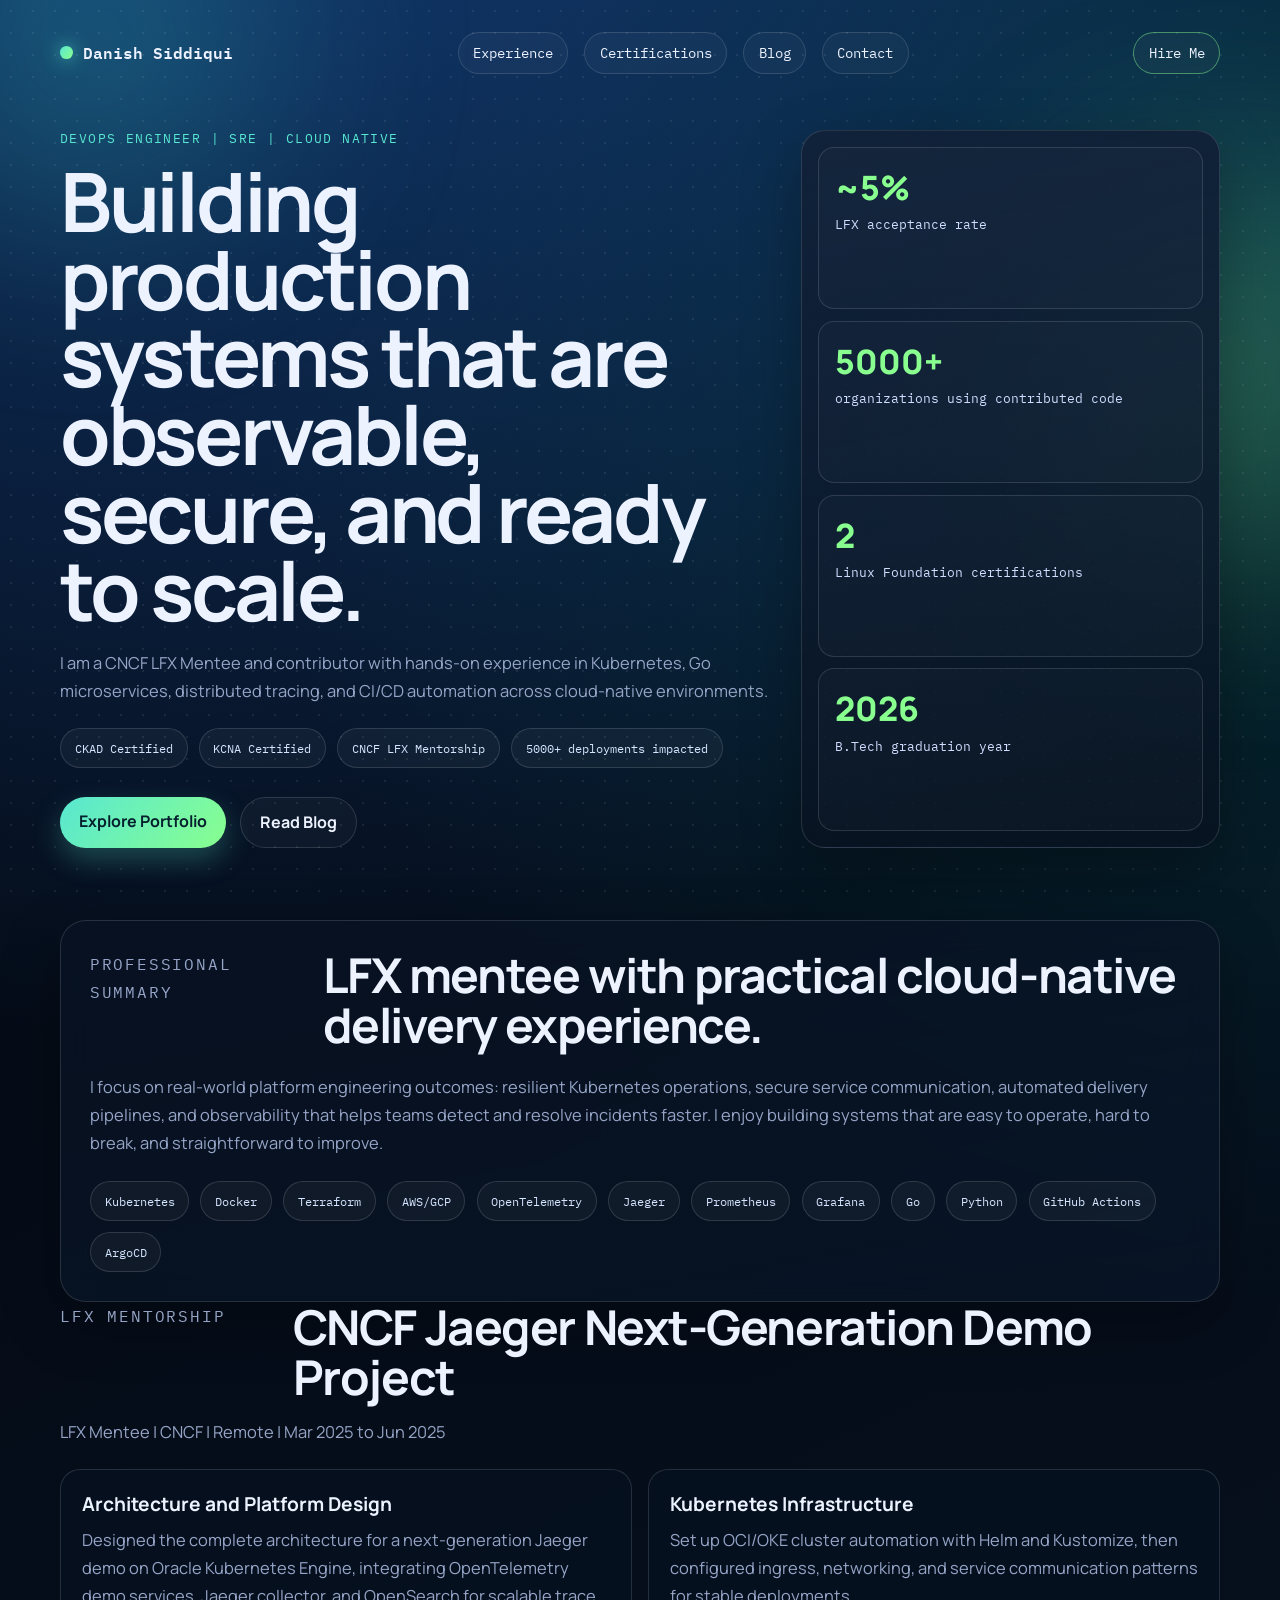
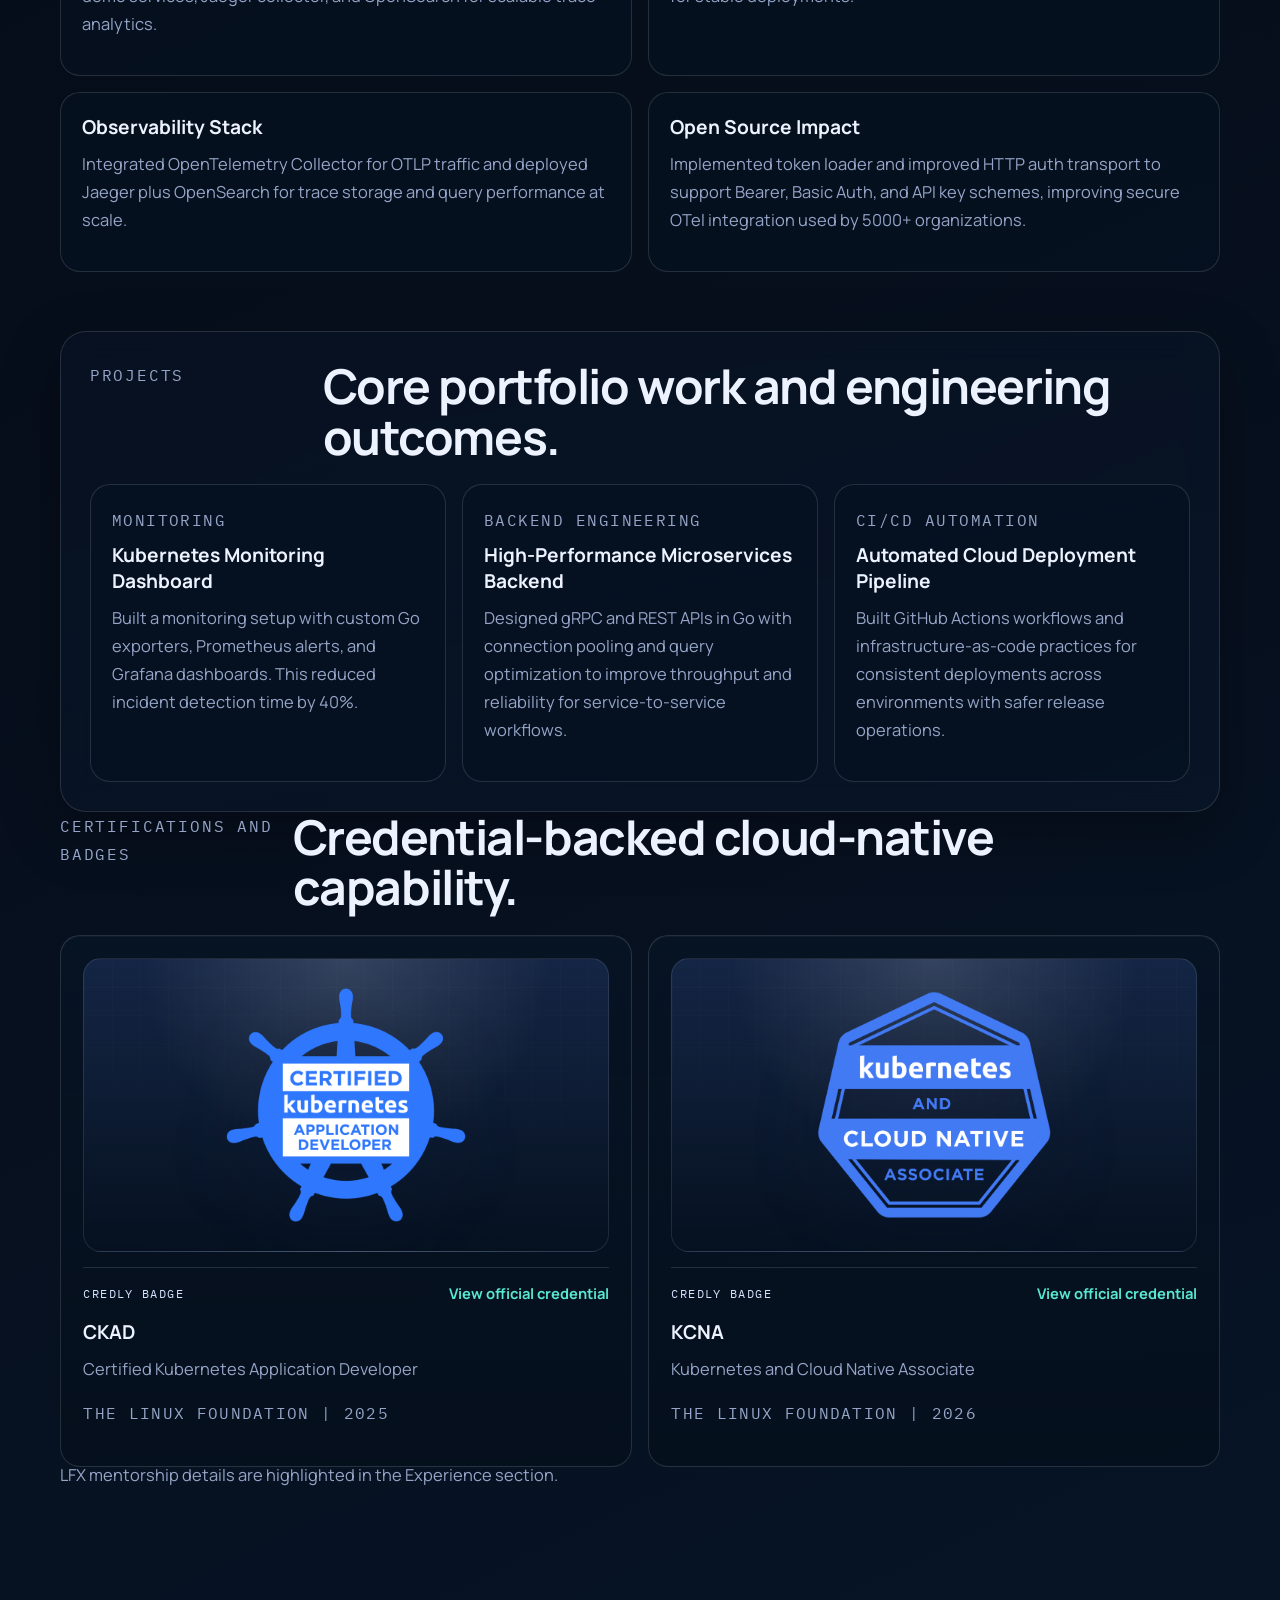
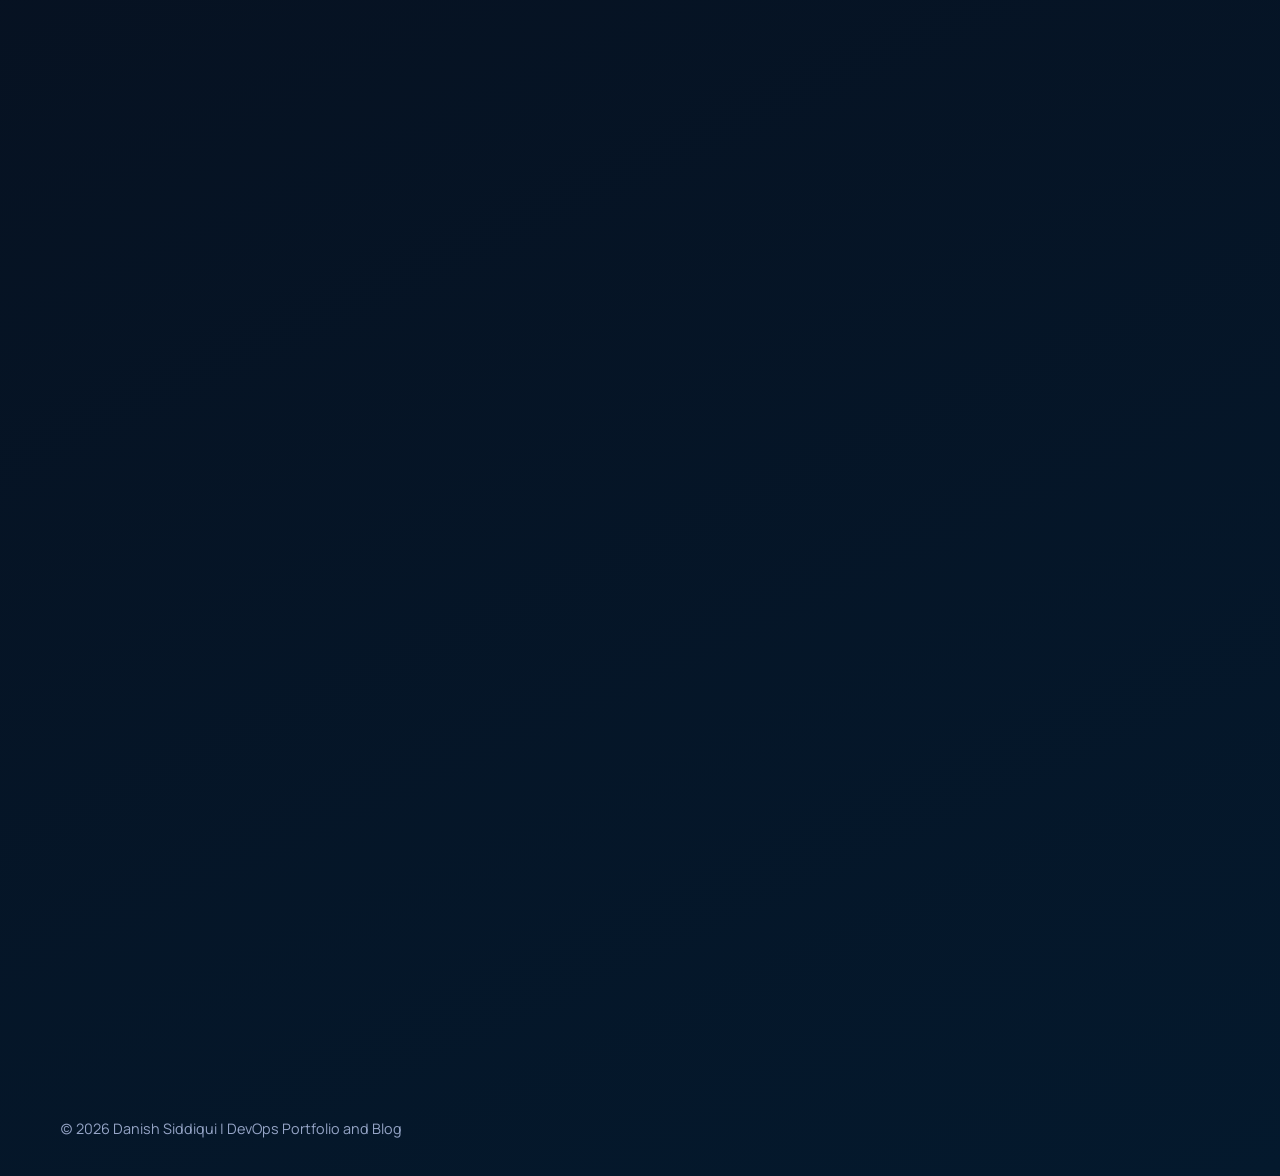
<file: index.html>
<!DOCTYPE html>
<html lang="en">
  <head>
    <meta charset="UTF-8" />
    <meta name="viewport" content="width=device-width, initial-scale=1.0" />
    <title>Danish Siddiqui | DevOps, CNCF LFX Mentee, CKAD</title>
    <meta
      name="description"
      content="Portfolio and blog of Danish Siddiqui: LFX Mentee, CNCF contributor, CKAD/KCNA certified DevOps engineer focused on Kubernetes, observability, and cloud-native systems."
    />
    <link rel="preconnect" href="https://fonts.googleapis.com" />
    <link rel="preconnect" href="https://fonts.gstatic.com" crossorigin />
    <link
      href="https://fonts.googleapis.com/css2?family=IBM+Plex+Mono:wght@400;500;600&family=Manrope:wght@400;500;700;800&display=swap"
      rel="stylesheet"
    />
    <link rel="icon" type="image/svg+xml" href="/favicon.svg" />
    <link rel="stylesheet" href="./styles.css?v=20260308b" />
  </head>
  <body>
    <div class="ambient ambient-a"></div>
    <div class="ambient ambient-b"></div>
    <div class="grain"></div>

    <header class="hero" id="top">
      <nav class="site-nav">
        <a class="brand" href="#top">
          <span class="brand-dot"></span>
          <span>Danish Siddiqui</span>
        </a>
        <div class="nav-links">
          <a href="#experience">Experience</a>
          <a href="#certifications">Certifications</a>
          <a href="#blog">Blog</a>
          <a href="#contact">Contact</a>
        </div>
        <a class="nav-cta" href="mailto:danishsiddiqui040@gmail.com">Hire Me</a>
      </nav>

      <div class="hero-layout">
        <div class="hero-copy reveal">
          <p class="eyebrow">DevOps Engineer | SRE | Cloud Native</p>
          <h1>Building production systems that are observable, secure, and ready to scale.</h1>
          <p class="lead">
            I am a CNCF LFX Mentee and contributor with hands-on experience in Kubernetes,
            Go microservices, distributed tracing, and CI/CD automation across cloud-native
            environments.
          </p>
          <div class="hero-chips">
            <span>CKAD Certified</span>
            <span>KCNA Certified</span>
            <span>CNCF LFX Mentorship</span>
            <span>5000+ deployments impacted</span>
          </div>
          <div class="hero-actions">
            <a class="button button-primary" href="#projects">Explore Portfolio</a>
            <a class="button button-secondary" href="/blog/">Read Blog</a>
          </div>
        </div>

        <aside class="hero-metrics reveal">
          <article>
            <p class="metric-value">~5%</p>
            <p class="metric-label">LFX acceptance rate</p>
          </article>
          <article>
            <p class="metric-value">5000+</p>
            <p class="metric-label">organizations using contributed code</p>
          </article>
          <article>
            <p class="metric-value">2</p>
            <p class="metric-label">Linux Foundation certifications</p>
          </article>
          <article>
            <p class="metric-value">2026</p>
            <p class="metric-label">B.Tech graduation year</p>
          </article>
        </aside>
      </div>
    </header>

    <main>
      <section class="section panel reveal" id="summary">
        <div class="section-head">
          <p class="eyebrow">Professional Summary</p>
          <h2>LFX mentee with practical cloud-native delivery experience.</h2>
        </div>
        <p>
          I focus on real-world platform engineering outcomes: resilient Kubernetes operations,
          secure service communication, automated delivery pipelines, and observability that helps
          teams detect and resolve incidents faster. I enjoy building systems that are easy to
          operate, hard to break, and straightforward to improve.
        </p>
        <div class="tag-row">
          <span>Kubernetes</span>
          <span>Docker</span>
          <span>Terraform</span>
          <span>AWS/GCP</span>
          <span>OpenTelemetry</span>
          <span>Jaeger</span>
          <span>Prometheus</span>
          <span>Grafana</span>
          <span>Go</span>
          <span>Python</span>
          <span>GitHub Actions</span>
          <span>ArgoCD</span>
        </div>
      </section>

      <section class="section reveal" id="experience">
        <div class="section-head">
          <p class="eyebrow">LFX Mentorship</p>
          <h2>CNCF Jaeger Next-Generation Demo Project</h2>
        </div>
        <p class="section-subtitle">
          LFX Mentee | CNCF | Remote | Mar 2025 to Jun 2025
        </p>
        <div class="timeline-grid">
          <article class="timeline-card">
            <h3>Architecture and Platform Design</h3>
            <p>
              Designed the complete architecture for a next-generation Jaeger demo on Oracle
              Kubernetes Engine, integrating OpenTelemetry demo services, Jaeger collector, and
              OpenSearch for scalable trace analytics.
            </p>
          </article>
          <article class="timeline-card">
            <h3>Kubernetes Infrastructure</h3>
            <p>
              Set up OCI/OKE cluster automation with Helm and Kustomize, then configured ingress,
              networking, and service communication patterns for stable deployments.
            </p>
          </article>
          <article class="timeline-card">
            <h3>Observability Stack</h3>
            <p>
              Integrated OpenTelemetry Collector for OTLP traffic and deployed Jaeger plus
              OpenSearch for trace storage and query performance at scale.
            </p>
          </article>
          <article class="timeline-card">
            <h3>Open Source Impact</h3>
            <p>
              Implemented token loader and improved HTTP auth transport to support Bearer, Basic
              Auth, and API key schemes, improving secure OTel integration used by 5000+
              organizations.
            </p>
          </article>
        </div>
      </section>

      <section class="section panel reveal" id="projects">
        <div class="section-head">
          <p class="eyebrow">Projects</p>
          <h2>Core portfolio work and engineering outcomes.</h2>
        </div>
        <div class="project-grid">
          <article class="project-card">
            <p class="project-tag">Monitoring</p>
            <h3>Kubernetes Monitoring Dashboard</h3>
            <p>
              Built a monitoring setup with custom Go exporters, Prometheus alerts, and Grafana
              dashboards. This reduced incident detection time by 40%.
            </p>
          </article>
          <article class="project-card">
            <p class="project-tag">Backend Engineering</p>
            <h3>High-Performance Microservices Backend</h3>
            <p>
              Designed gRPC and REST APIs in Go with connection pooling and query optimization to
              improve throughput and reliability for service-to-service workflows.
            </p>
          </article>
          <article class="project-card">
            <p class="project-tag">CI/CD Automation</p>
            <h3>Automated Cloud Deployment Pipeline</h3>
            <p>
              Built GitHub Actions workflows and infrastructure-as-code practices for consistent
              deployments across environments with safer release operations.
            </p>
          </article>
        </div>
      </section>

      <section class="section reveal" id="certifications">
        <div class="section-head">
          <p class="eyebrow">Certifications and Badges</p>
          <h2>Credential-backed cloud-native capability.</h2>
        </div>
        <div class="cert-grid">
          <article class="cert-card">
            <div class="cert-badge-shell">
              <svg
                class="cert-badge-asset"
                viewBox="0 0 768 768"
                role="img"
                aria-label="Official CKAD badge from Credly"
              >
                <image
                  href="./assets/cert-badges/ckad-badge.png?v=20260308"
                  width="768"
                  height="768"
                  preserveAspectRatio="xMidYMid meet"
                />
              </svg>
            </div>
            <div class="cert-proof">
              <span>Credly badge</span>
              <a
                href="https://www.credly.com/org/the-linux-foundation/badge/ckad-certified-kubernetes-application-developer"
                target="_blank"
                rel="noreferrer"
                >View official credential</a
              >
            </div>
            <h3>CKAD</h3>
            <p>Certified Kubernetes Application Developer</p>
            <p class="cert-meta">The Linux Foundation | 2025</p>
          </article>
          <article class="cert-card">
            <div class="cert-badge-shell">
              <svg
                class="cert-badge-asset"
                viewBox="0 0 768 768"
                role="img"
                aria-label="Official KCNA badge from Credly"
              >
                <image
                  href="./assets/cert-badges/kcna-badge.png?v=20260308"
                  width="768"
                  height="768"
                  preserveAspectRatio="xMidYMid meet"
                />
              </svg>
            </div>
            <div class="cert-proof">
              <span>Credly badge</span>
              <a
                href="https://www.credly.com/org/the-linux-foundation/badge/kcna-kubernetes-and-cloud-native-associate"
                target="_blank"
                rel="noreferrer"
                >View official credential</a
              >
            </div>
            <h3>KCNA</h3>
            <p>Kubernetes and Cloud Native Associate</p>
            <p class="cert-meta">The Linux Foundation | 2026</p>
          </article>
        </div>
        <p class="section-subtitle">LFX mentorship details are highlighted in the Experience section.</p>
      </section>

      <section class="section panel reveal" id="community">
        <div class="section-head">
          <p class="eyebrow">Community and Leadership</p>
          <h2>Beyond code: mentoring, workshops, and hackathons.</h2>
        </div>
        <ul class="bullet-list">
          <li>B.Tech in Electronics and Communication Engineering, Jabalpur Engineering College (2026).</li>
          <li>Head of open-source community at Jabalpur Engineering College; hosted workshops.</li>
          <li>Google Developers Club campus member and active cloud-native learner.</li>
          <li>Regularly write about distributed tracing, Kubernetes, and DevOps practices.</li>
          <li>Participate in hackathons and technical events on and off campus.</li>
        </ul>
      </section>

      <section class="section reveal" id="blog">
        <div class="section-head">
          <p class="eyebrow">Blog</p>
          <h2>A portfolio plus a living technical journal.</h2>
        </div>
        <p class="section-subtitle">
          This website now has a dedicated blog area where I share experiences, project breakdowns,
          hackathons, and events I attend.
        </p>
        <div class="blog-grid">
          <a class="blog-card" href="/blog/posts/lfx-mentorship-jaeger">
            <p class="blog-kicker">Mentorship</p>
            <h3>What I Built During CNCF LFX Mentorship</h3>
            <p>Architecture, observability stack, and open-source contribution highlights.</p>
          </a>
          <a class="blog-card" href="/blog/posts/ckad-kcna-roadmap">
            <p class="blog-kicker">Certification Journey</p>
            <h3>How I Prepared for CKAD and KCNA</h3>
            <p>Study method, lab practice, and real-world reinforcement strategies.</p>
          </a>
          <a class="blog-card" href="/blog/posts/hackathons-and-community">
            <p class="blog-kicker">Events and Community</p>
            <h3>Hackathons, Workshops, and Community Learning</h3>
            <p>Lessons from building, presenting, and collaborating in public tech spaces.</p>
          </a>
        </div>
        <a class="view-all" href="/blog/">Open Full Blog</a>
      </section>

      <section class="section panel reveal" id="contact">
        <div class="section-head">
          <p class="eyebrow">Contact</p>
          <h2>Let us build reliable software delivery together.</h2>
        </div>
        <div class="contact-grid">
          <a href="mailto:danishsiddiqui040@gmail.com">danishsiddiqui040@gmail.com</a>
          <a href="tel:+919039146148">+91 9039146148</a>
          <a href="https://www.linkedin.com/in/danish-siddiqui/" target="_blank" rel="noreferrer"
            >LinkedIn</a
          >
          <a href="https://github.com/danish9039" target="_blank" rel="noreferrer">GitHub</a>
        </div>
      </section>
    </main>

    <footer class="site-footer">
      <p>(c) <span data-year></span> Danish Siddiqui | DevOps Portfolio and Blog</p>
    </footer>

    <script src="./script.js"></script>
  </body>
</html>
</file>
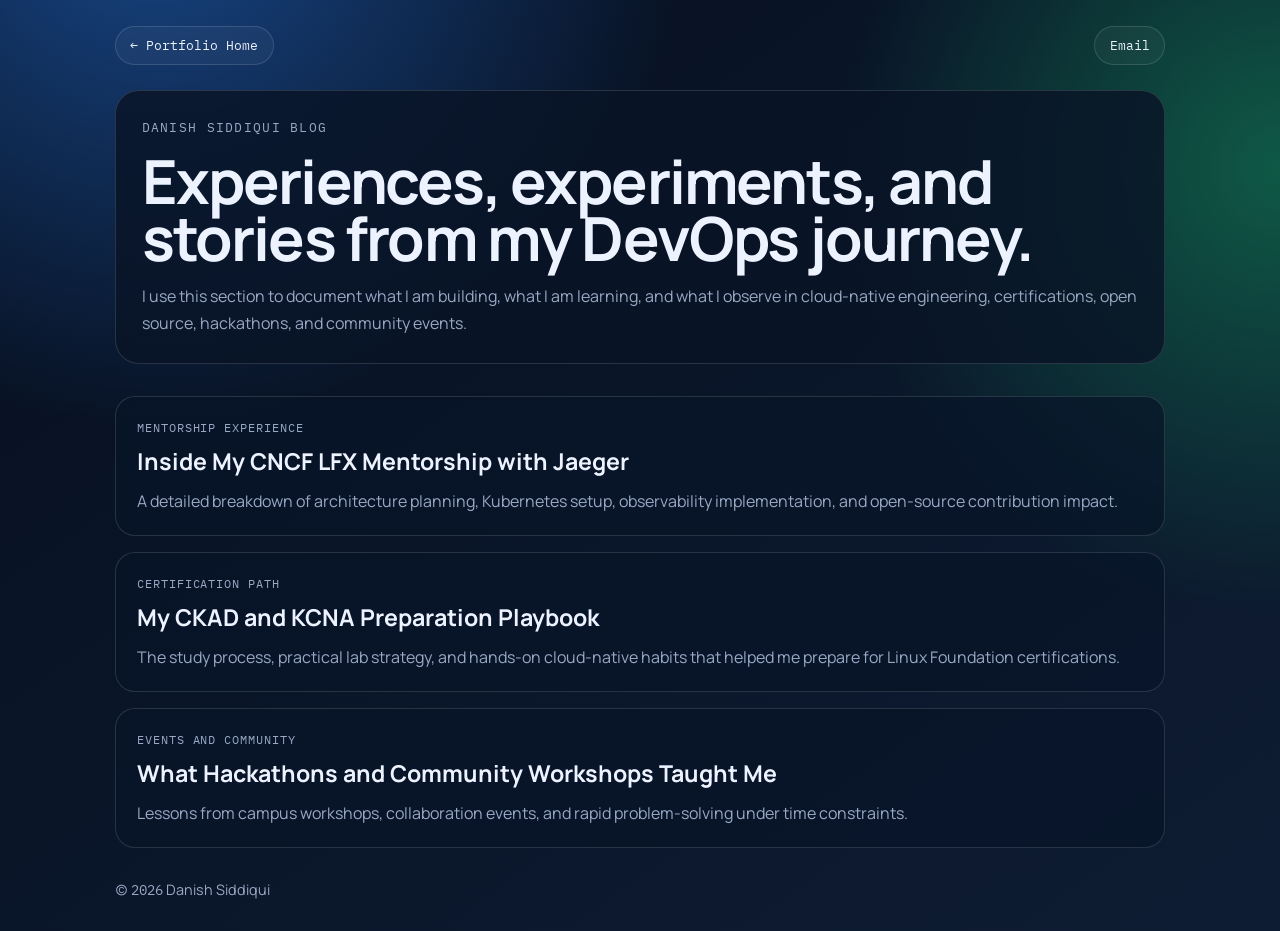
<file: blog/index.html>
<!DOCTYPE html>
<html lang="en">
  <head>
    <meta charset="UTF-8" />
    <meta name="viewport" content="width=device-width, initial-scale=1.0" />
    <title>Danish Siddiqui Blog | DevOps, LFX, Kubernetes</title>
    <meta
      name="description"
      content="Blog by Danish Siddiqui covering LFX mentorship, certifications, hackathons, and cloud-native engineering experiences."
    />
    <link rel="preconnect" href="https://fonts.googleapis.com" />
    <link rel="preconnect" href="https://fonts.gstatic.com" crossorigin />
    <link
      href="https://fonts.googleapis.com/css2?family=IBM+Plex+Mono:wght@400;500;600&family=Manrope:wght@400;500;700;800&display=swap"
      rel="stylesheet"
    />
    <link rel="icon" type="image/svg+xml" href="/favicon.svg" />
    <link rel="stylesheet" href="/blog/styles.css" />
  </head>
  <body>
    <div class="shell">
      <nav class="blog-nav">
        <a class="home-link mono" href="/">&larr; Portfolio Home</a>
        <a class="nav-link mono" href="mailto:danishsiddiqui040@gmail.com">Email</a>
      </nav>

      <header class="hero">
        <p class="eyebrow mono">Danish Siddiqui Blog</p>
        <h1>Experiences, experiments, and stories from my DevOps journey.</h1>
        <p>
          I use this section to document what I am building, what I am learning, and what I
          observe in cloud-native engineering, certifications, open source, hackathons, and
          community events.
        </p>
      </header>

      <section class="posts">
        <a class="post-card" href="/blog/posts/lfx-mentorship-jaeger">
          <p class="kicker mono">Mentorship Experience</p>
          <h2>Inside My CNCF LFX Mentorship with Jaeger</h2>
          <p>
            A detailed breakdown of architecture planning, Kubernetes setup, observability
            implementation, and open-source contribution impact.
          </p>
        </a>

        <a class="post-card" href="/blog/posts/ckad-kcna-roadmap">
          <p class="kicker mono">Certification Path</p>
          <h2>My CKAD and KCNA Preparation Playbook</h2>
          <p>
            The study process, practical lab strategy, and hands-on cloud-native habits that helped
            me prepare for Linux Foundation certifications.
          </p>
        </a>

        <a class="post-card" href="/blog/posts/hackathons-and-community">
          <p class="kicker mono">Events and Community</p>
          <h2>What Hackathons and Community Workshops Taught Me</h2>
          <p>
            Lessons from campus workshops, collaboration events, and rapid problem-solving under
            time constraints.
          </p>
        </a>
      </section>

      <footer>
        <p>(c) <span class="mono">2026</span> Danish Siddiqui</p>
      </footer>
    </div>
  </body>
</html>
</file>
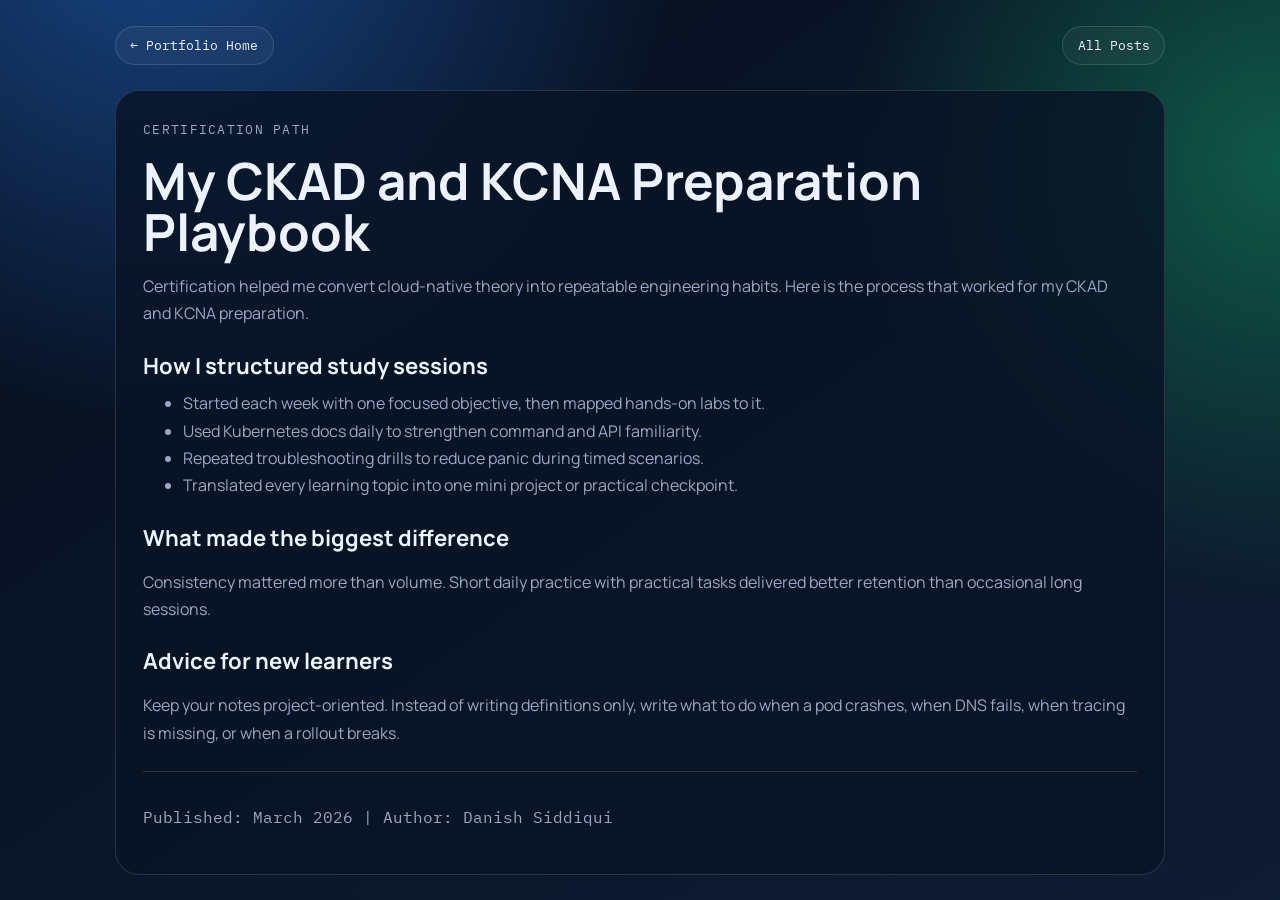
<file: blog/posts/ckad-kcna-roadmap.html>
<!DOCTYPE html>
<html lang="en">
  <head>
    <meta charset="UTF-8" />
    <meta name="viewport" content="width=device-width, initial-scale=1.0" />
    <title>My CKAD and KCNA Preparation Playbook | Danish Siddiqui</title>
    <meta
      name="description"
      content="A practical roadmap from Danish Siddiqui for preparing CKAD and KCNA with hands-on labs and cloud-native practice."
    />
    <link rel="preconnect" href="https://fonts.googleapis.com" />
    <link rel="preconnect" href="https://fonts.gstatic.com" crossorigin />
    <link
      href="https://fonts.googleapis.com/css2?family=IBM+Plex+Mono:wght@400;500;600&family=Manrope:wght@400;500;700;800&display=swap"
      rel="stylesheet"
    />
    <link rel="icon" type="image/svg+xml" href="/favicon.svg" />
    <link rel="stylesheet" href="/blog/styles.css" />
  </head>
  <body>
    <div class="shell">
      <nav class="blog-nav">
        <a class="home-link mono" href="/">&larr; Portfolio Home</a>
        <a class="nav-link mono" href="/blog/">All Posts</a>
      </nav>

      <article class="post-layout">
        <p class="eyebrow mono">Certification Path</p>
        <h1>My CKAD and KCNA Preparation Playbook</h1>
        <p>
          Certification helped me convert cloud-native theory into repeatable engineering habits.
          Here is the process that worked for my CKAD and KCNA preparation.
        </p>

        <h2>How I structured study sessions</h2>
        <ul>
          <li>Started each week with one focused objective, then mapped hands-on labs to it.</li>
          <li>Used Kubernetes docs daily to strengthen command and API familiarity.</li>
          <li>Repeated troubleshooting drills to reduce panic during timed scenarios.</li>
          <li>Translated every learning topic into one mini project or practical checkpoint.</li>
        </ul>

        <h2>What made the biggest difference</h2>
        <p>
          Consistency mattered more than volume. Short daily practice with practical tasks delivered
          better retention than occasional long sessions.
        </p>

        <h2>Advice for new learners</h2>
        <p>
          Keep your notes project-oriented. Instead of writing definitions only, write what to do
          when a pod crashes, when DNS fails, when tracing is missing, or when a rollout breaks.
        </p>

        <div class="post-footer">
          <p class="mono">Published: March 2026 | Author: Danish Siddiqui</p>
        </div>
      </article>
    </div>
  </body>
</html>
</file>
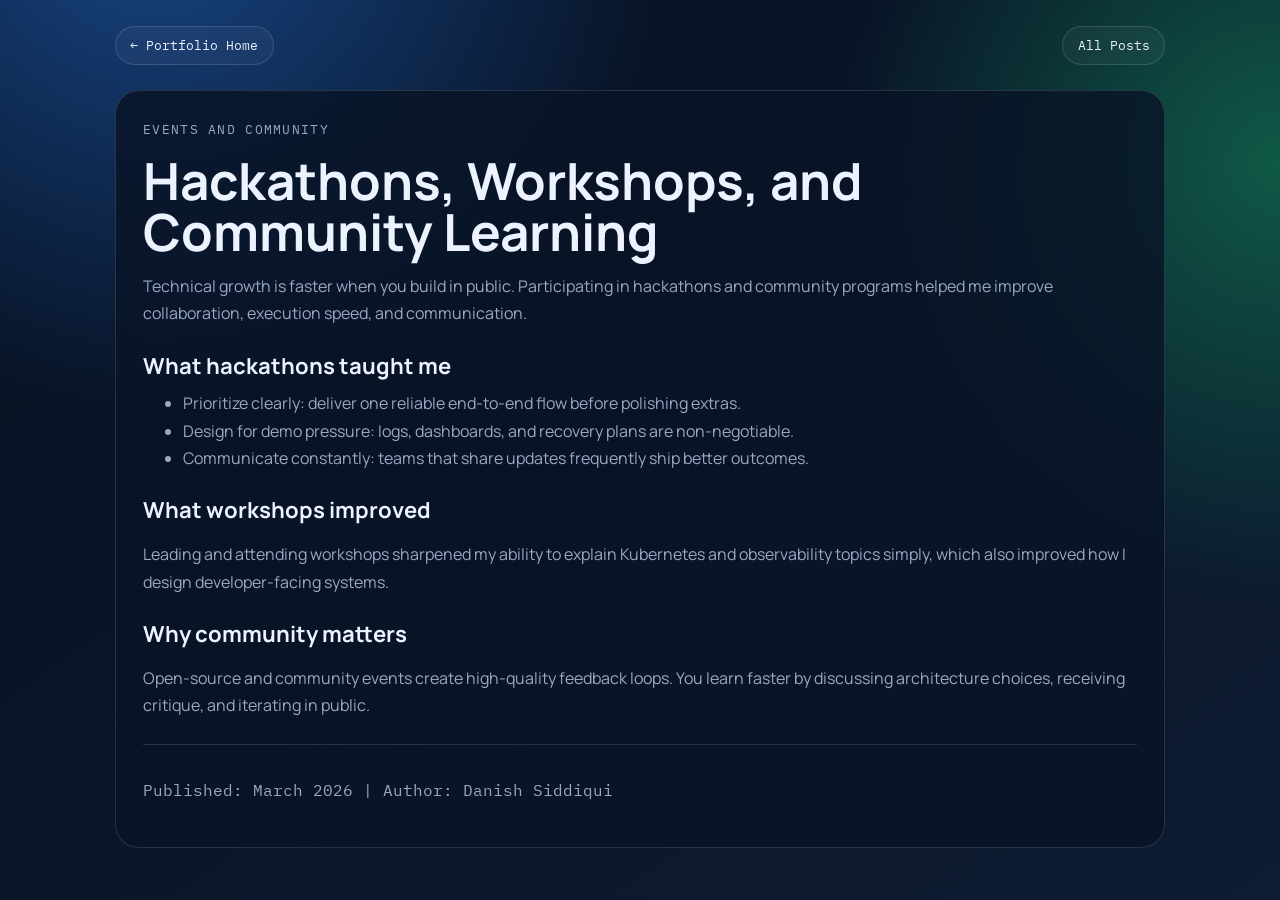
<file: blog/posts/hackathons-and-community.html>
<!DOCTYPE html>
<html lang="en">
  <head>
    <meta charset="UTF-8" />
    <meta name="viewport" content="width=device-width, initial-scale=1.0" />
    <title>Hackathons, Workshops, and Community Learning | Danish Siddiqui</title>
    <meta
      name="description"
      content="Lessons from hackathons, workshops, and community participation by Danish Siddiqui."
    />
    <link rel="preconnect" href="https://fonts.googleapis.com" />
    <link rel="preconnect" href="https://fonts.gstatic.com" crossorigin />
    <link
      href="https://fonts.googleapis.com/css2?family=IBM+Plex+Mono:wght@400;500;600&family=Manrope:wght@400;500;700;800&display=swap"
      rel="stylesheet"
    />
    <link rel="icon" type="image/svg+xml" href="/favicon.svg" />
    <link rel="stylesheet" href="/blog/styles.css" />
  </head>
  <body>
    <div class="shell">
      <nav class="blog-nav">
        <a class="home-link mono" href="/">&larr; Portfolio Home</a>
        <a class="nav-link mono" href="/blog/">All Posts</a>
      </nav>

      <article class="post-layout">
        <p class="eyebrow mono">Events and Community</p>
        <h1>Hackathons, Workshops, and Community Learning</h1>
        <p>
          Technical growth is faster when you build in public. Participating in hackathons and
          community programs helped me improve collaboration, execution speed, and communication.
        </p>

        <h2>What hackathons taught me</h2>
        <ul>
          <li>Prioritize clearly: deliver one reliable end-to-end flow before polishing extras.</li>
          <li>Design for demo pressure: logs, dashboards, and recovery plans are non-negotiable.</li>
          <li>Communicate constantly: teams that share updates frequently ship better outcomes.</li>
        </ul>

        <h2>What workshops improved</h2>
        <p>
          Leading and attending workshops sharpened my ability to explain Kubernetes and observability
          topics simply, which also improved how I design developer-facing systems.
        </p>

        <h2>Why community matters</h2>
        <p>
          Open-source and community events create high-quality feedback loops. You learn faster by
          discussing architecture choices, receiving critique, and iterating in public.
        </p>

        <div class="post-footer">
          <p class="mono">Published: March 2026 | Author: Danish Siddiqui</p>
        </div>
      </article>
    </div>
  </body>
</html>
</file>
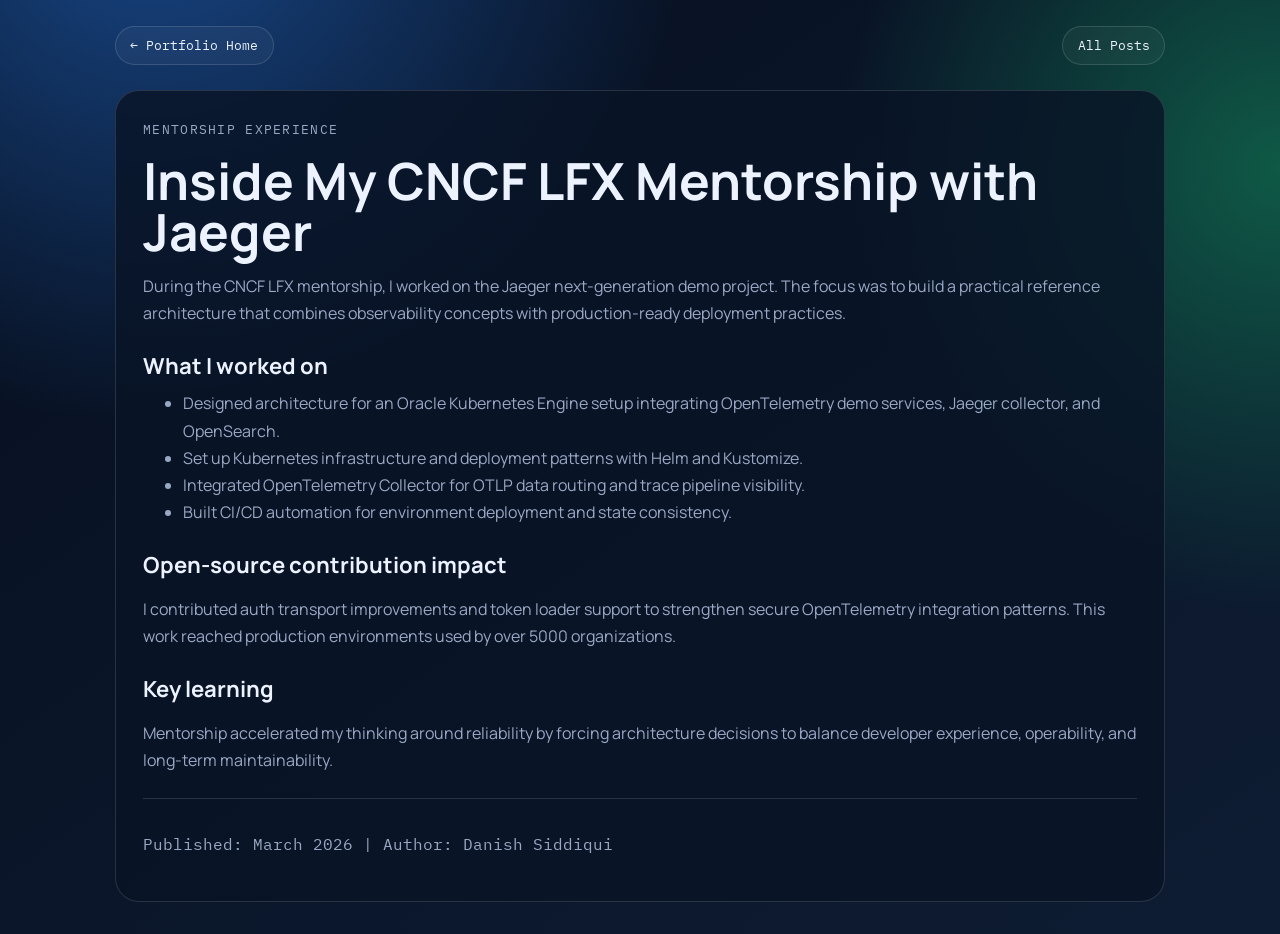
<file: blog/posts/lfx-mentorship-jaeger.html>
<!DOCTYPE html>
<html lang="en">
  <head>
    <meta charset="UTF-8" />
    <meta name="viewport" content="width=device-width, initial-scale=1.0" />
    <title>Inside My CNCF LFX Mentorship with Jaeger | Danish Siddiqui</title>
    <meta
      name="description"
      content="How Danish Siddiqui worked on architecture design, observability stack integration, and secure transport contributions during CNCF LFX mentorship."
    />
    <link rel="preconnect" href="https://fonts.googleapis.com" />
    <link rel="preconnect" href="https://fonts.gstatic.com" crossorigin />
    <link
      href="https://fonts.googleapis.com/css2?family=IBM+Plex+Mono:wght@400;500;600&family=Manrope:wght@400;500;700;800&display=swap"
      rel="stylesheet"
    />
    <link rel="icon" type="image/svg+xml" href="/favicon.svg" />
    <link rel="stylesheet" href="/blog/styles.css" />
  </head>
  <body>
    <div class="shell">
      <nav class="blog-nav">
        <a class="home-link mono" href="/">&larr; Portfolio Home</a>
        <a class="nav-link mono" href="/blog/">All Posts</a>
      </nav>

      <article class="post-layout">
        <p class="eyebrow mono">Mentorship Experience</p>
        <h1>Inside My CNCF LFX Mentorship with Jaeger</h1>
        <p>
          During the CNCF LFX mentorship, I worked on the Jaeger next-generation demo project. The
          focus was to build a practical reference architecture that combines observability concepts
          with production-ready deployment practices.
        </p>

        <h2>What I worked on</h2>
        <ul>
          <li>
            Designed architecture for an Oracle Kubernetes Engine setup integrating OpenTelemetry
            demo services, Jaeger collector, and OpenSearch.
          </li>
          <li>
            Set up Kubernetes infrastructure and deployment patterns with Helm and Kustomize.
          </li>
          <li>
            Integrated OpenTelemetry Collector for OTLP data routing and trace pipeline visibility.
          </li>
          <li>
            Built CI/CD automation for environment deployment and state consistency.
          </li>
        </ul>

        <h2>Open-source contribution impact</h2>
        <p>
          I contributed auth transport improvements and token loader support to strengthen secure
          OpenTelemetry integration patterns. This work reached production environments used by over
          5000 organizations.
        </p>

        <h2>Key learning</h2>
        <p>
          Mentorship accelerated my thinking around reliability by forcing architecture decisions to
          balance developer experience, operability, and long-term maintainability.
        </p>

        <div class="post-footer">
          <p class="mono">Published: March 2026 | Author: Danish Siddiqui</p>
        </div>
      </article>
    </div>
  </body>
</html>
</file>
<file: styles.css>
:root {
  --bg: #07101f;
  --bg-deep: #030912;
  --text: #edf2ff;
  --muted: #96a5c7;
  --line: rgba(255, 255, 255, 0.13);
  --panel: rgba(8, 18, 35, 0.78);
  --panel-soft: rgba(9, 24, 43, 0.58);
  --accent: #58e7d1;
  --accent-2: #89ff8f;
  --accent-warm: #ffbf6e;
  --shadow: 0 20px 60px rgba(0, 0, 0, 0.3);
  --max-width: 1160px;
}

*,
*::before,
*::after {
  box-sizing: border-box;
}

html {
  scroll-behavior: smooth;
}

body {
  margin: 0;
  color: var(--text);
  background: radial-gradient(circle at 15% -10%, #154283, transparent 30%),
    radial-gradient(circle at 100% 5%, #06303a, transparent 25%),
    linear-gradient(155deg, var(--bg-deep), var(--bg) 55%, #04192d);
  font-family: "Manrope", sans-serif;
  min-height: 100vh;
}

.ambient {
  position: fixed;
  border-radius: 999px;
  filter: blur(110px);
  pointer-events: none;
  opacity: 0.26;
  z-index: -3;
}

.ambient-a {
  width: 360px;
  height: 360px;
  background: #38d6d0;
  top: -140px;
  left: -90px;
}

.ambient-b {
  width: 390px;
  height: 390px;
  background: #7cf08c;
  right: -150px;
  top: 180px;
}

.grain {
  position: fixed;
  inset: 0;
  z-index: -2;
  pointer-events: none;
  opacity: 0.08;
  background-image: radial-gradient(circle, #ffffff 0.8px, transparent 0.8px);
  background-size: 22px 22px;
}

.hero,
.section,
.site-footer {
  width: min(calc(100% - 2rem), var(--max-width));
  margin: 0 auto;
}

.hero {
  padding: 2rem 0 4.5rem;
}

.site-nav {
  display: flex;
  align-items: center;
  justify-content: space-between;
  gap: 1rem;
  margin-bottom: 3.5rem;
}

.brand,
.nav-links a,
.nav-cta,
.eyebrow,
.hero-chips span,
.metric-label,
.project-tag,
.cert-meta,
.blog-kicker,
.tag-row span {
  font-family: "IBM Plex Mono", monospace;
}

.brand {
  display: inline-flex;
  align-items: center;
  gap: 0.65rem;
  color: var(--text);
  font-weight: 600;
  text-decoration: none;
}

.brand-dot {
  width: 0.8rem;
  height: 0.8rem;
  border-radius: 50%;
  background: linear-gradient(130deg, var(--accent), var(--accent-2));
  box-shadow: 0 0 18px rgba(88, 231, 209, 0.8);
}

.nav-links {
  display: inline-flex;
  gap: 1rem;
}

.nav-links a,
.nav-cta {
  color: var(--text);
  text-decoration: none;
  font-size: 0.86rem;
  border: 1px solid var(--line);
  padding: 0.68rem 0.9rem;
  border-radius: 999px;
  background: rgba(255, 255, 255, 0.03);
  transition: transform 180ms ease, border-color 180ms ease;
}

.nav-links a:hover,
.nav-cta:hover {
  transform: translateY(-2px);
  border-color: rgba(137, 255, 143, 0.55);
}

.nav-cta {
  border-color: rgba(137, 255, 143, 0.45);
}

.hero-layout {
  display: grid;
  gap: 1.6rem;
  grid-template-columns: minmax(0, 1.45fr) minmax(0, 0.85fr);
  align-items: stretch;
}

.eyebrow {
  margin: 0 0 1rem;
  letter-spacing: 0.11em;
  text-transform: uppercase;
  color: var(--accent);
  font-size: 0.8rem;
}

h1,
h2,
h3,
p {
  margin-top: 0;
}

h1 {
  font-size: clamp(2.7rem, 6.4vw, 5.6rem);
  line-height: 0.95;
  letter-spacing: -0.04em;
  max-width: 12ch;
  margin-bottom: 1.2rem;
}

h2 {
  font-size: clamp(1.8rem, 4vw, 3rem);
  letter-spacing: -0.03em;
  line-height: 1.05;
  margin-bottom: 0;
}

h3 {
  font-size: 1.2rem;
  margin-bottom: 0.6rem;
}

.lead,
.section p,
.project-card p,
.timeline-card p,
.blog-card p,
.cert-card p,
.bullet-list li {
  color: var(--muted);
  line-height: 1.7;
  font-size: 1.03rem;
}

.hero-chips {
  display: flex;
  flex-wrap: wrap;
  gap: 0.7rem;
  margin: 1.45rem 0 1.8rem;
}

.hero-chips span,
.tag-row span {
  border-radius: 999px;
  border: 1px solid var(--line);
  background: rgba(255, 255, 255, 0.04);
  padding: 0.68rem 0.86rem;
  font-size: 0.77rem;
  color: #d5e5ff;
}

.hero-actions {
  display: flex;
  flex-wrap: wrap;
  gap: 0.85rem;
}

.button {
  text-decoration: none;
  font-weight: 700;
  border-radius: 999px;
  padding: 0.86rem 1.2rem;
  transition: transform 200ms ease, box-shadow 200ms ease;
}

.button:hover {
  transform: translateY(-2px);
}

.button-primary {
  background: linear-gradient(130deg, var(--accent), var(--accent-2));
  color: #05202d;
  box-shadow: 0 12px 28px rgba(88, 231, 209, 0.26);
}

.button-secondary {
  color: var(--text);
  border: 1px solid var(--line);
  background: rgba(255, 255, 255, 0.03);
}

.hero-metrics {
  border: 1px solid var(--line);
  border-radius: 24px;
  background: linear-gradient(170deg, rgba(17, 33, 57, 0.95), rgba(7, 17, 31, 0.78));
  box-shadow: var(--shadow);
  padding: 1rem;
  display: grid;
  gap: 0.7rem;
}

.hero-metrics article {
  border: 1px solid var(--line);
  border-radius: 16px;
  padding: 1rem;
  background: rgba(255, 255, 255, 0.02);
}

.metric-value {
  margin: 0;
  font-size: 2.1rem;
  font-weight: 800;
  color: var(--accent-2);
}

.metric-label {
  margin: 0.4rem 0 0;
  font-size: 0.79rem;
  color: #d1dcff;
}

.section {
  padding-bottom: 3.7rem;
}

.panel {
  border: 1px solid var(--line);
  border-radius: 26px;
  box-shadow: var(--shadow);
  padding: 1.8rem;
  background: linear-gradient(170deg, var(--panel), var(--panel-soft));
  backdrop-filter: blur(16px);
}

.section-head {
  display: grid;
  gap: 0.8rem;
  margin-bottom: 1.4rem;
  grid-template-columns: 220px minmax(0, 1fr);
}

.section-subtitle {
  margin-top: -0.4rem;
  margin-bottom: 1.4rem;
  font-size: 0.95rem;
}

.tag-row {
  margin-top: 1.5rem;
  display: flex;
  flex-wrap: wrap;
  gap: 0.7rem;
}

.timeline-grid,
.project-grid,
.cert-grid,
.blog-grid,
.contact-grid {
  display: grid;
  gap: 1rem;
}

.timeline-grid {
  grid-template-columns: repeat(2, minmax(0, 1fr));
}

.timeline-card,
.project-card,
.blog-card {
  border: 1px solid var(--line);
  border-radius: 20px;
  padding: 1.3rem;
  background: rgba(6, 18, 33, 0.7);
  text-decoration: none;
  color: inherit;
}

.project-grid {
  grid-template-columns: repeat(3, minmax(0, 1fr));
}

.project-tag,
.blog-kicker {
  margin: 0 0 0.5rem;
  letter-spacing: 0.09em;
  text-transform: uppercase;
  font-size: 0.74rem;
  color: var(--accent-warm);
}

.cert-grid {
  grid-template-columns: repeat(auto-fit, minmax(260px, 1fr));
}

.cert-card {
  border: 1px solid var(--line);
  border-radius: 20px;
  padding: 1.4rem;
  background: linear-gradient(180deg, rgba(7, 20, 36, 0.92), rgba(5, 15, 28, 0.78));
  box-shadow: inset 0 1px 0 rgba(255, 255, 255, 0.04);
}

.cert-badge-shell {
  position: relative;
  min-height: 280px;
  display: grid;
  place-items: center;
  padding: 1.6rem;
  margin-bottom: 0.95rem;
  border-radius: 18px;
  overflow: hidden;
  border: 1px solid rgba(255, 255, 255, 0.1);
  background: radial-gradient(circle at top, rgba(255, 255, 255, 0.14), transparent 52%),
    linear-gradient(180deg, rgba(32, 54, 98, 0.55), rgba(8, 18, 33, 0.28));
}

.cert-badge-shell::before {
  content: "";
  position: absolute;
  inset: 0;
  background-image: linear-gradient(rgba(255, 255, 255, 0.06) 1px, transparent 1px),
    linear-gradient(90deg, rgba(255, 255, 255, 0.06) 1px, transparent 1px);
  background-size: 28px 28px;
  opacity: 0.35;
  mask-image: linear-gradient(180deg, rgba(0, 0, 0, 0.95), transparent 92%);
}

.cert-badge-asset {
  position: relative;
  z-index: 1;
  width: min(100%, 240px);
  height: auto;
  display: block;
  margin: 0 auto;
  filter: drop-shadow(0 20px 32px rgba(11, 25, 49, 0.45));
}

.cert-proof {
  display: flex;
  align-items: center;
  justify-content: space-between;
  gap: 1rem;
  padding-top: 0.95rem;
  margin-bottom: 1rem;
  border-top: 1px solid rgba(255, 255, 255, 0.12);
}

.cert-proof span {
  color: #d6e3ff;
  letter-spacing: 0.12em;
  text-transform: uppercase;
  font-size: 0.72rem;
  font-family: "IBM Plex Mono", monospace;
}

.cert-proof a {
  color: var(--accent);
  text-decoration: none;
  font-size: 0.92rem;
  font-weight: 700;
}

.cert-proof a:hover {
  color: var(--accent-2);
}

.cert-meta {
  color: #d5e4ff;
  font-size: 0.78rem;
  text-transform: uppercase;
  letter-spacing: 0.08em;
}

.bullet-list {
  margin: 0;
  padding-left: 1.1rem;
}

.bullet-list li {
  margin-bottom: 0.7rem;
}

.blog-grid {
  grid-template-columns: repeat(3, minmax(0, 1fr));
  margin-bottom: 1.25rem;
}

.blog-card {
  transition: transform 200ms ease, border-color 200ms ease;
}

.blog-card:hover {
  transform: translateY(-4px);
  border-color: rgba(88, 231, 209, 0.7);
}

.view-all {
  display: inline-flex;
  text-decoration: none;
  border-radius: 999px;
  border: 1px solid var(--line);
  color: var(--text);
  background: rgba(255, 255, 255, 0.03);
  padding: 0.8rem 1.1rem;
  font-weight: 700;
}

.contact-grid {
  grid-template-columns: repeat(2, minmax(0, 1fr));
}

.contact-grid a {
  text-decoration: none;
  color: var(--text);
  border: 1px solid var(--line);
  border-radius: 14px;
  padding: 1rem;
  background: rgba(255, 255, 255, 0.03);
}

.site-footer {
  padding-bottom: 2.4rem;
}

.site-footer p {
  color: var(--muted);
  margin: 0;
  font-size: 0.9rem;
}

.reveal {
  opacity: 0;
  transform: translateY(26px);
  transition: opacity 500ms ease, transform 500ms ease;
}

.reveal.is-visible {
  opacity: 1;
  transform: translateY(0);
}

@media (max-width: 1024px) {
  .hero-layout,
  .section-head,
  .timeline-grid,
  .project-grid,
  .cert-grid,
  .blog-grid,
  .contact-grid {
    grid-template-columns: 1fr;
  }

  h1,
  h2 {
    max-width: none;
  }

  .nav-links {
    display: none;
  }
}

@media (max-width: 720px) {
  .hero,
  .section,
  .site-footer {
    width: min(calc(100% - 1.3rem), var(--max-width));
  }

  .site-nav {
    flex-wrap: wrap;
  }

  .panel,
  .hero-metrics,
  .timeline-card,
  .project-card,
  .cert-card,
  .blog-card {
    border-radius: 16px;
  }

  .cert-badge-shell {
    min-height: 240px;
    padding: 1.2rem;
  }

  .cert-proof {
    flex-direction: column;
    align-items: flex-start;
  }
}
</file>
<file: blog/styles.css>
:root {
  --bg: #060f1f;
  --bg-alt: #0e1c33;
  --text: #edf2ff;
  --muted: #9aa8c4;
  --line: rgba(255, 255, 255, 0.13);
  --accent: #6de8d6;
  --accent-2: #9cff9e;
  --panel: rgba(9, 20, 38, 0.82);
  --max: 1050px;
}

*,
*::before,
*::after {
  box-sizing: border-box;
}

body {
  margin: 0;
  color: var(--text);
  font-family: "Manrope", sans-serif;
  background: radial-gradient(circle at 12% -12%, #184788, transparent 35%),
    radial-gradient(circle at 100% 18%, #0f5946, transparent 30%),
    linear-gradient(145deg, var(--bg), var(--bg-alt));
  min-height: 100vh;
}

.shell {
  width: min(calc(100% - 2rem), var(--max));
  margin: 0 auto;
}

.blog-nav {
  padding: 1.6rem 0;
  display: flex;
  justify-content: space-between;
  gap: 1rem;
  align-items: center;
}

.mono {
  font-family: "IBM Plex Mono", monospace;
}

.home-link,
.nav-link {
  text-decoration: none;
  color: var(--text);
  border: 1px solid var(--line);
  border-radius: 999px;
  padding: 0.6rem 0.9rem;
  font-size: 0.84rem;
  background: rgba(255, 255, 255, 0.04);
}

.hero {
  border: 1px solid var(--line);
  border-radius: 24px;
  padding: 1.6rem;
  background: var(--panel);
  margin-bottom: 2rem;
}

.hero h1 {
  font-size: clamp(2rem, 6vw, 3.8rem);
  line-height: 0.95;
  letter-spacing: -0.03em;
  margin: 0.8rem 0 1rem;
}

.hero p {
  color: var(--muted);
  line-height: 1.7;
  margin: 0;
}

.eyebrow {
  margin: 0;
  color: var(--accent);
  letter-spacing: 0.1em;
  text-transform: uppercase;
  font-size: 0.8rem;
}

.posts {
  display: grid;
  gap: 1rem;
  margin-bottom: 2rem;
}

.post-card {
  display: block;
  border: 1px solid var(--line);
  border-radius: 20px;
  padding: 1.3rem;
  text-decoration: none;
  color: inherit;
  background: rgba(8, 20, 40, 0.7);
  transition: transform 180ms ease, border-color 180ms ease;
}

.post-card:hover {
  transform: translateY(-3px);
  border-color: rgba(109, 232, 214, 0.8);
}

.post-card h2 {
  margin: 0.45rem 0 0.7rem;
  font-size: 1.45rem;
}

.post-card p {
  margin: 0;
  color: var(--muted);
  line-height: 1.65;
}

.kicker {
  margin: 0;
  font-size: 0.75rem;
  letter-spacing: 0.08em;
  text-transform: uppercase;
  color: var(--accent-2);
}

.post-layout {
  border: 1px solid var(--line);
  border-radius: 24px;
  padding: 1.7rem;
  background: var(--panel);
  margin-bottom: 2rem;
}

.post-layout h1 {
  margin: 0.9rem 0 1rem;
  font-size: clamp(2rem, 5vw, 3.2rem);
  line-height: 1;
}

.post-layout h2 {
  margin: 1.4rem 0 0.6rem;
  font-size: 1.38rem;
}

.post-layout p,
.post-layout li {
  color: var(--muted);
  line-height: 1.7;
}

.post-layout ul {
  margin: 0.4rem 0 0;
}

.post-footer {
  margin-top: 1.5rem;
  border-top: 1px solid var(--line);
  padding-top: 1rem;
}

footer {
  padding-bottom: 2rem;
}

footer p {
  color: var(--muted);
  margin: 0;
  font-size: 0.9rem;
}

@media (max-width: 760px) {
  .shell {
    width: min(calc(100% - 1.2rem), var(--max));
  }

  .blog-nav {
    flex-wrap: wrap;
  }

  .hero,
  .post-layout,
  .post-card {
    border-radius: 16px;
  }
}
</file>
